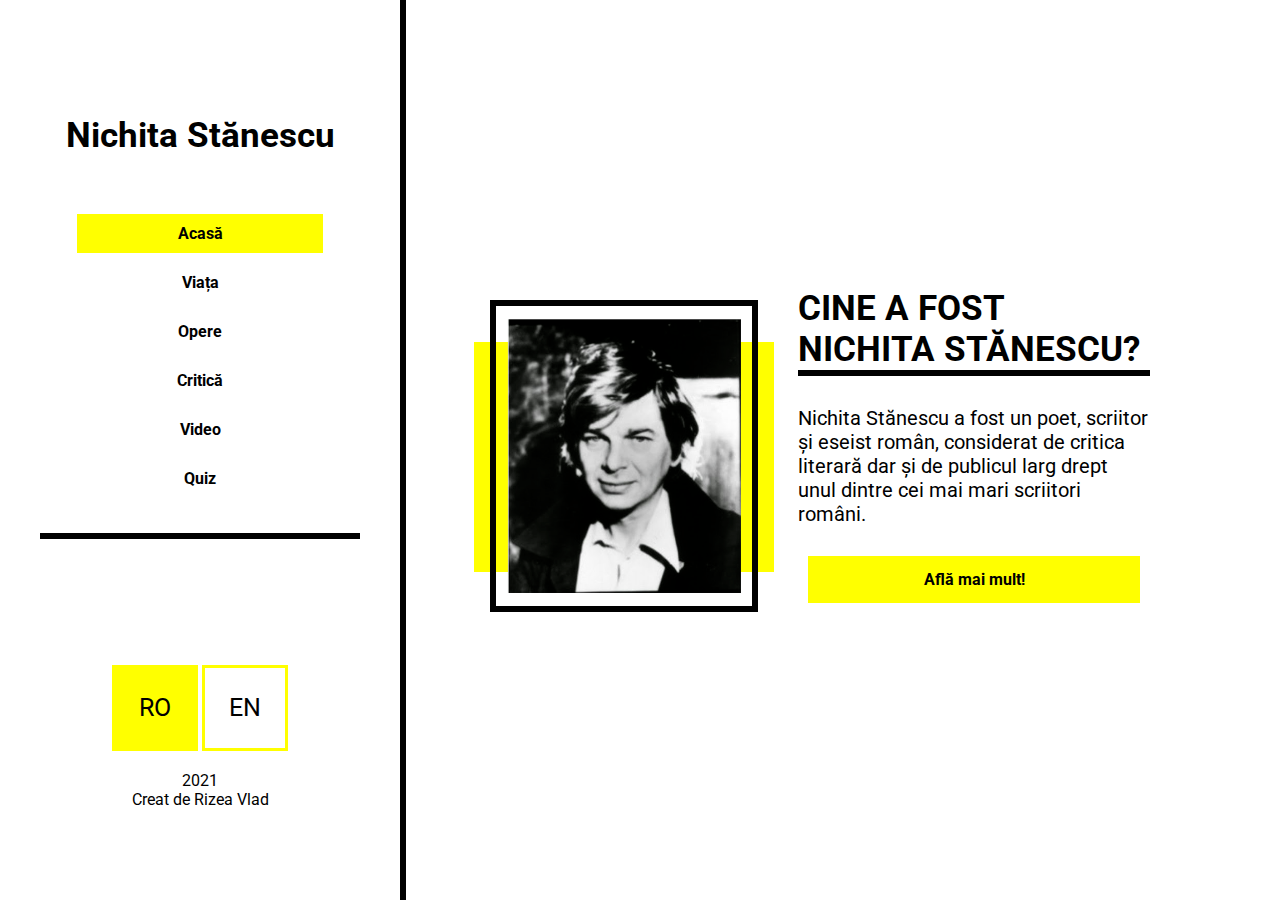
<file: index.html>
<!DOCTYPE html>
<html lang="en">
<head>
    <meta charset="UTF-8">
    <meta http-equiv="X-UA-Compatible" content="IE=edge">
    <meta name="viewport" content="width=device-width, initial-scale=1.0">
    <title>Nichita Stănescu</title>
    <link rel="stylesheet" href="./style/style.css">
    <script src="./components/menu.js"></script>
    <script>
        document.addEventListener("DOMContentLoaded", async function() {
            
            var array = [];

            await fetch('../data/interface.json')
        .then(response => response.json())
        .then(data => {array = data})
        .catch(error => console.log(error));
    
    
    if(window.name === "EN") 
    {
       array = array.EN;

    
    }
    else {

        array = array.RO;

    }

            var htmlElements = "";
   
            htmlElements += `
            <div class="right-text-title-continer">
                    <h2 class="right-text-title">${array.whowas} <br/> NICHITA STĂNESCU?</h2>   
                </div>
                <p class="right-text-content-paragraph" >${array.intro}</p>
                <a href="./pages/viata.html"><div class="inside-button">${array.findoutmore}</div></a>
            `;
            
            var container = document.getElementById("index-items");
            container.innerHTML = htmlElements;});

    </script>
</head>
<body>

    <div class="menu-collapse" onclick="openAndCloseMenu()" id="menu-collapse" >
        <div class="single-menu-line"></div>
        <div class="single-menu-line" ></div>
        <div class="single-menu-line" ></div>
    </div>

    <div class="wrapper">
        <menu-component class="left-side-menu-container" id="left-menu-container"></menu-component>
        <div class="right-side">
            <div class="portret">
                <img class="portret-image" src=".//images/nichita_portret.png" alt="nichita stănescu">
                <div class="portret-square"> </div>
            </div>
            <div class="right-text-content" id="index-items">

            </div>
        </div>
    </div>
</body>
</html>
</file>
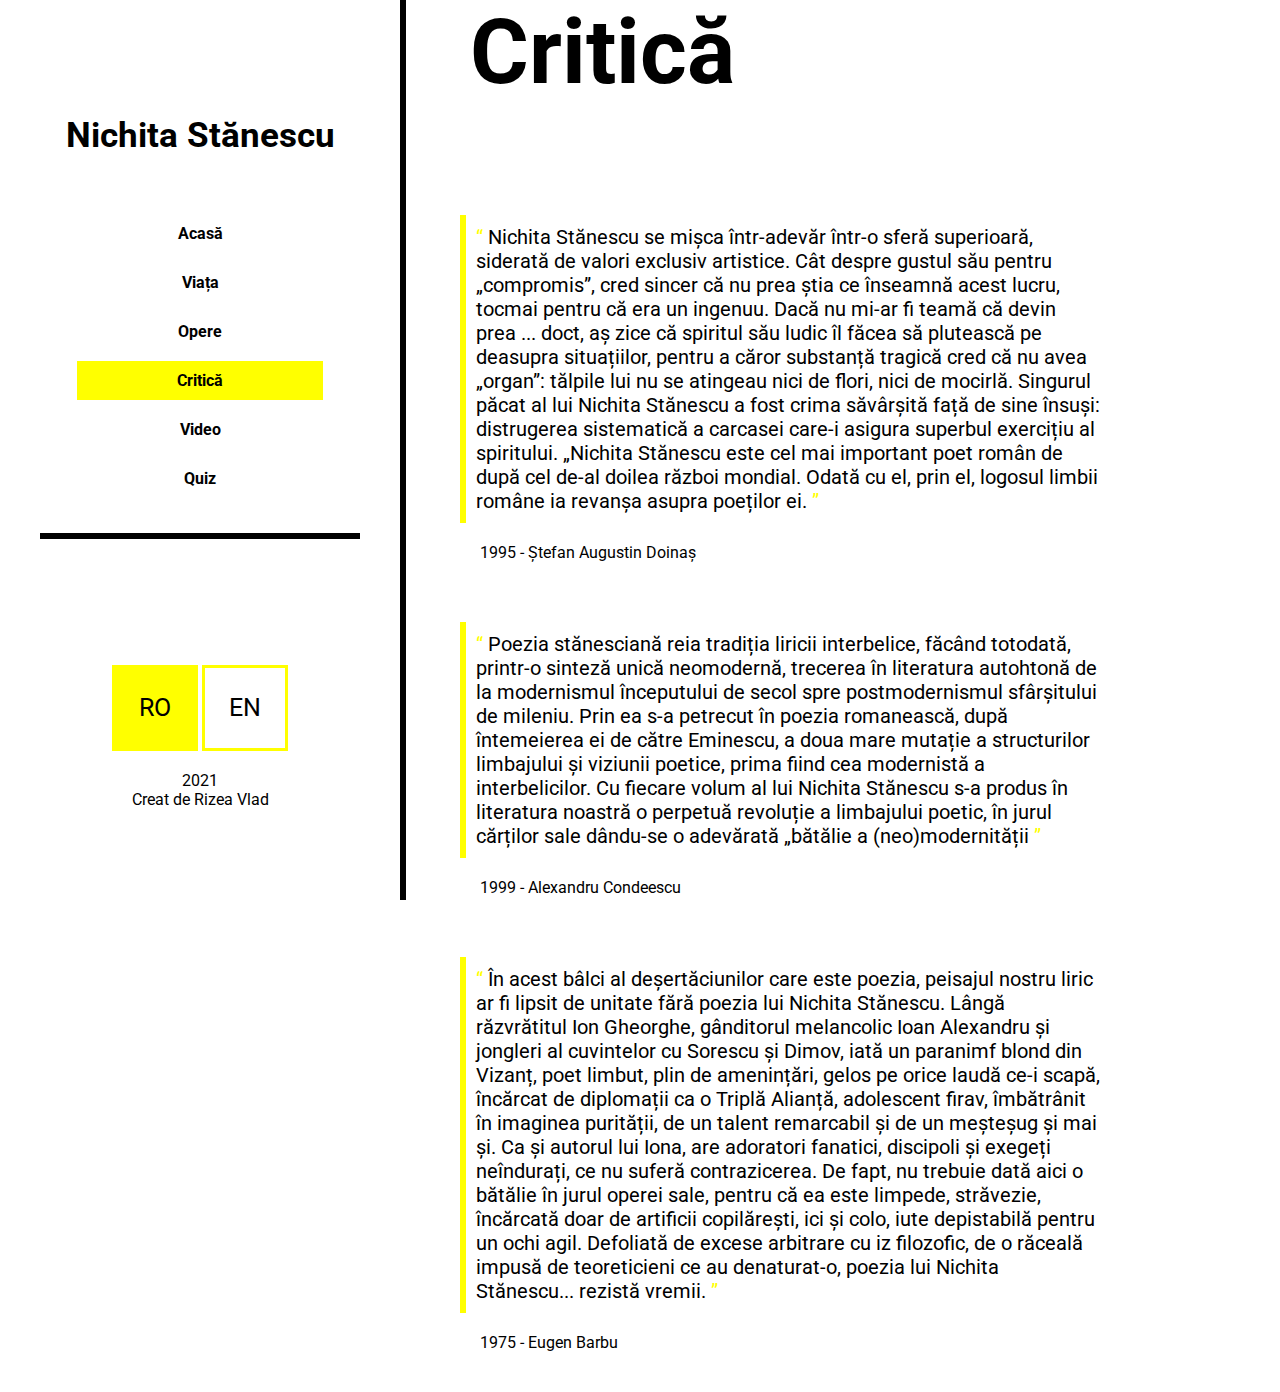
<file: pages/critica.html>
<!DOCTYPE html>
<html lang="en">
<head>
    <meta charset="UTF-8">
    <meta http-equiv="X-UA-Compatible" content="IE=edge">
    <meta name="viewport" content="width=device-width, initial-scale=1.0">
    <title>Nichita Stănescu</title>
    <link rel="stylesheet" href="../style/style.css">
    <link rel="stylesheet" href="../style/aditional.css">
    <script src="../components/menu.js"></script>
    <script>
        document.addEventListener("DOMContentLoaded", async function() {
            
            var array = [];

            
            await fetch('../data/critica.json')
                .then(response => response.json())
                .then(data => {array = data})
                .catch(error => console.log(error));
                
            if(window.name === "EN") array = array.EN;
            else array = array.RO;
            var image;
            var htmlElements = "";
            for (var i = 0; i < array.length; i++) {
                console.log(array.length);
            htmlElements += `
            <div class="single-critic-item">
            
            <div class="critica-content">
                <span class="huge-quote">“</span>	
                ${array[i].content}
                <span class="huge-quote">”</span> <br>
            </div>
            <div class="critica-credit">${array[i].credit}</div>
            </div>
            `;
            }
            var container = document.getElementById("critic-items");
            container.innerHTML = htmlElements;

            var title = "";

await fetch('../data/interface.json')
.then(response => response.json())
.then(data => {title = data})
.catch(error => console.log(error));


if(window.name === "EN") 
{
title = title.EN
}
else {
title = title.RO
}

var containerTitle = document.getElementById("title");
containerTitle.innerHTML = title.critics;


});

    </script>
</head>
<body >
    <div class="menu-collapse" onclick="openAndCloseMenu()" id="menu-collapse" >
        <div class="single-menu-line"></div>
        <div class="single-menu-line" ></div>
        <div class="single-menu-line" ></div>
    </div>    <div class="wrapper">
                <menu-component class="left-side-menu-container" id="left-menu-container"></menu-component>

        <div class="right-side-page">
            <div class="inside-critic">
                <h2 class="inside-title" id="title"></h2>
                <div id="critic-items">

                </div>
            </div>
        </div>
    </div>


</body>
</html>
</file>
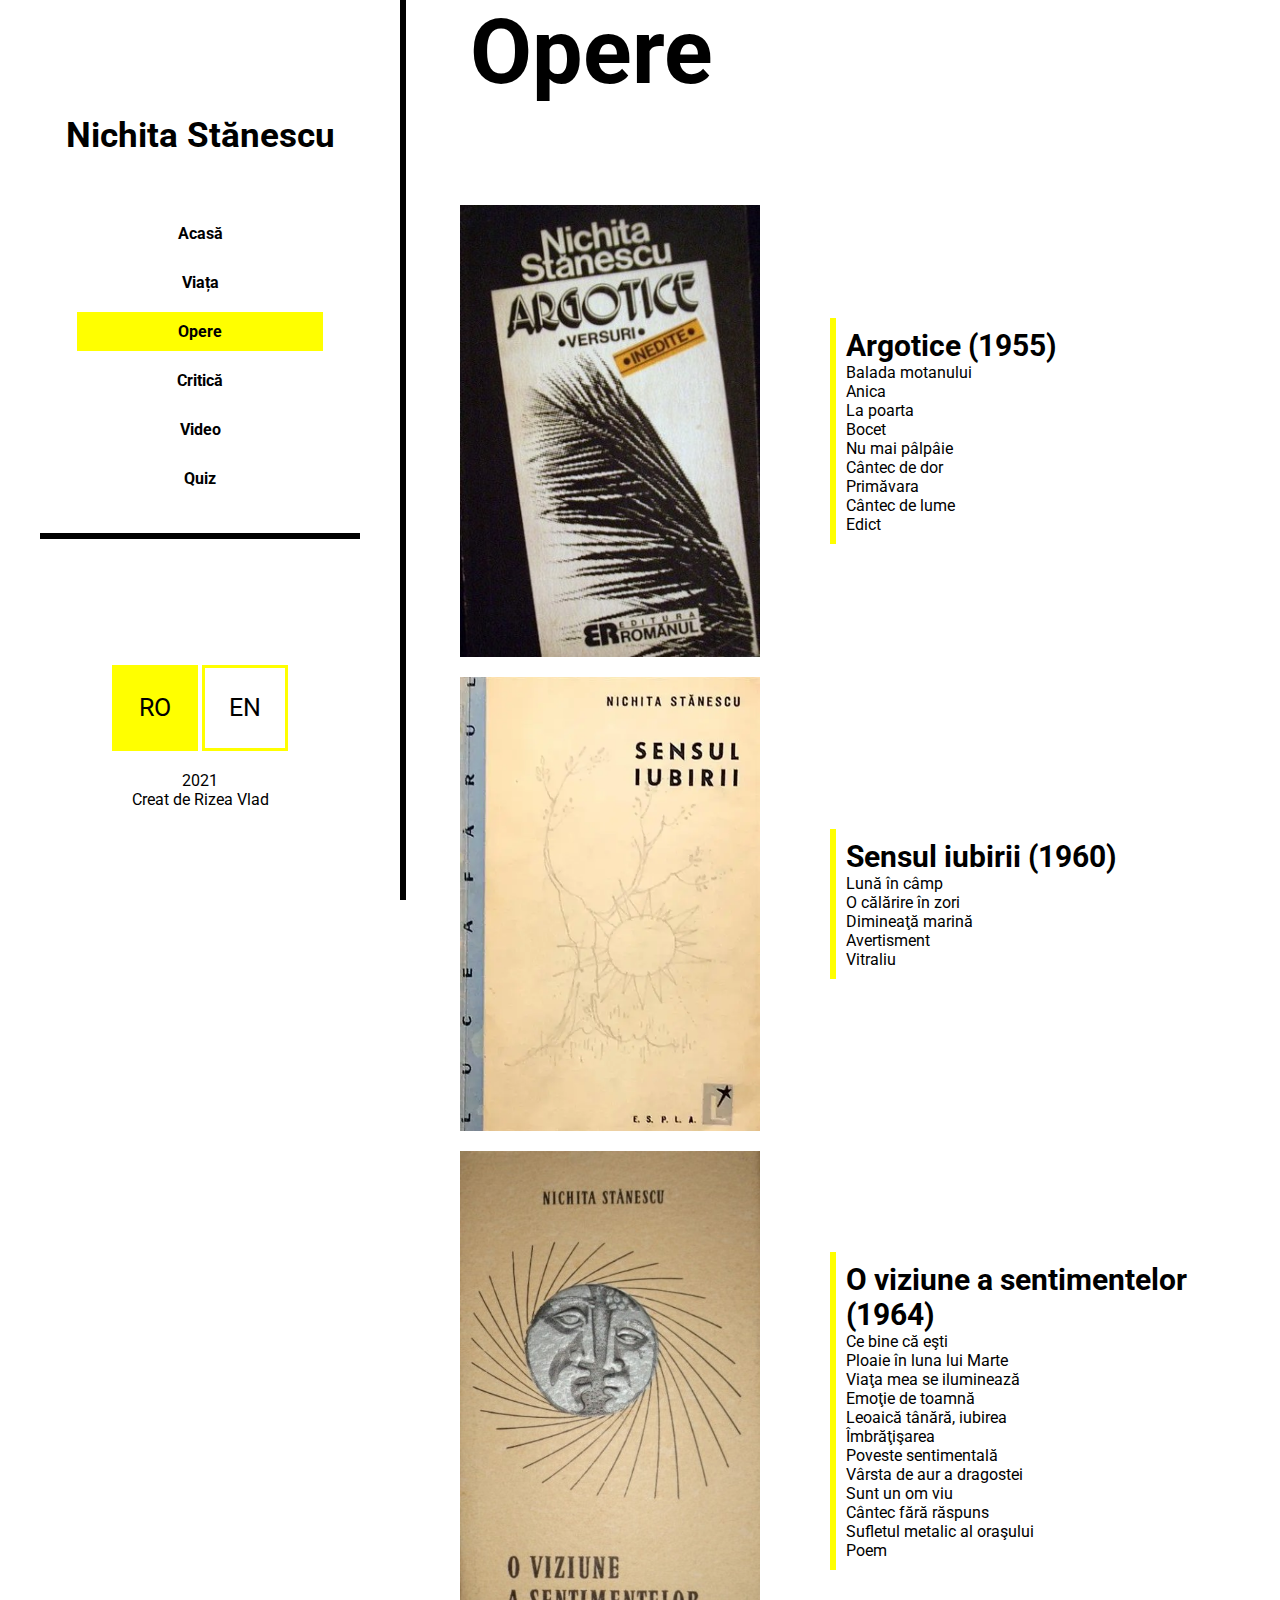
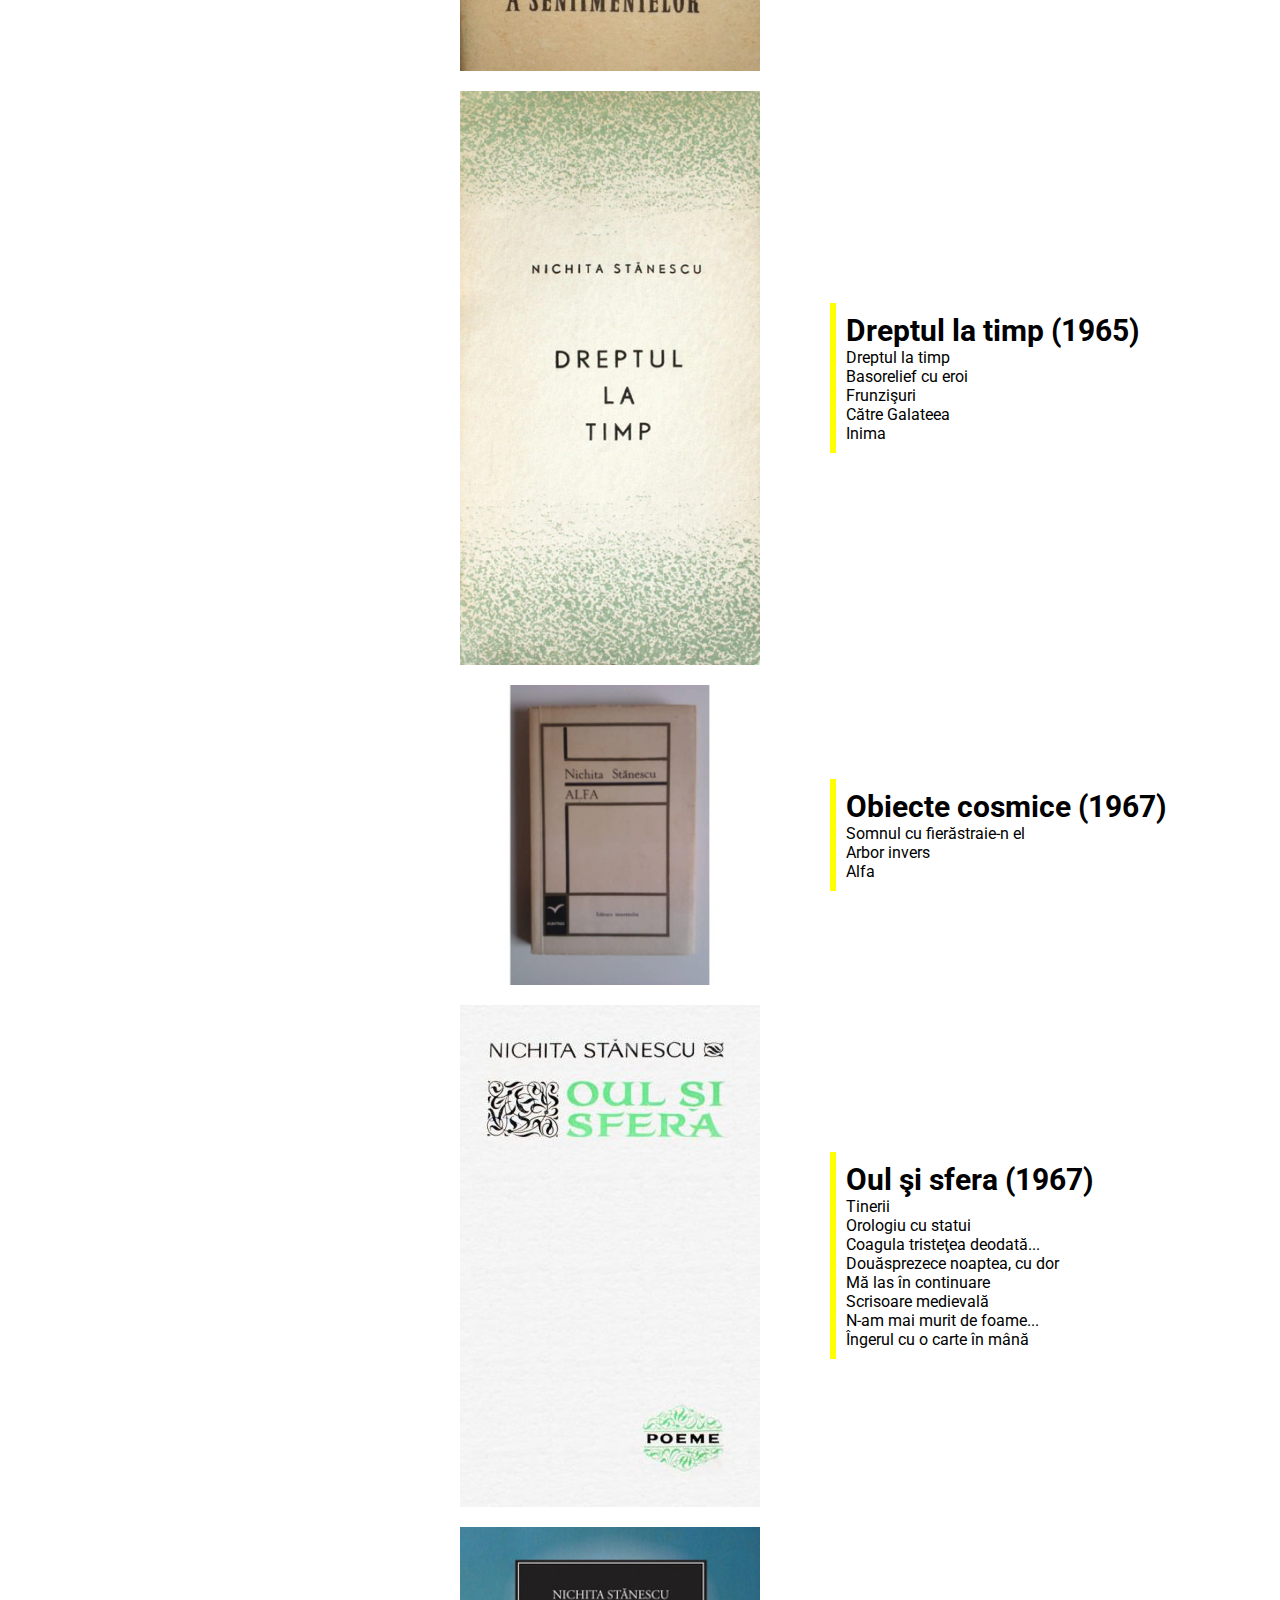
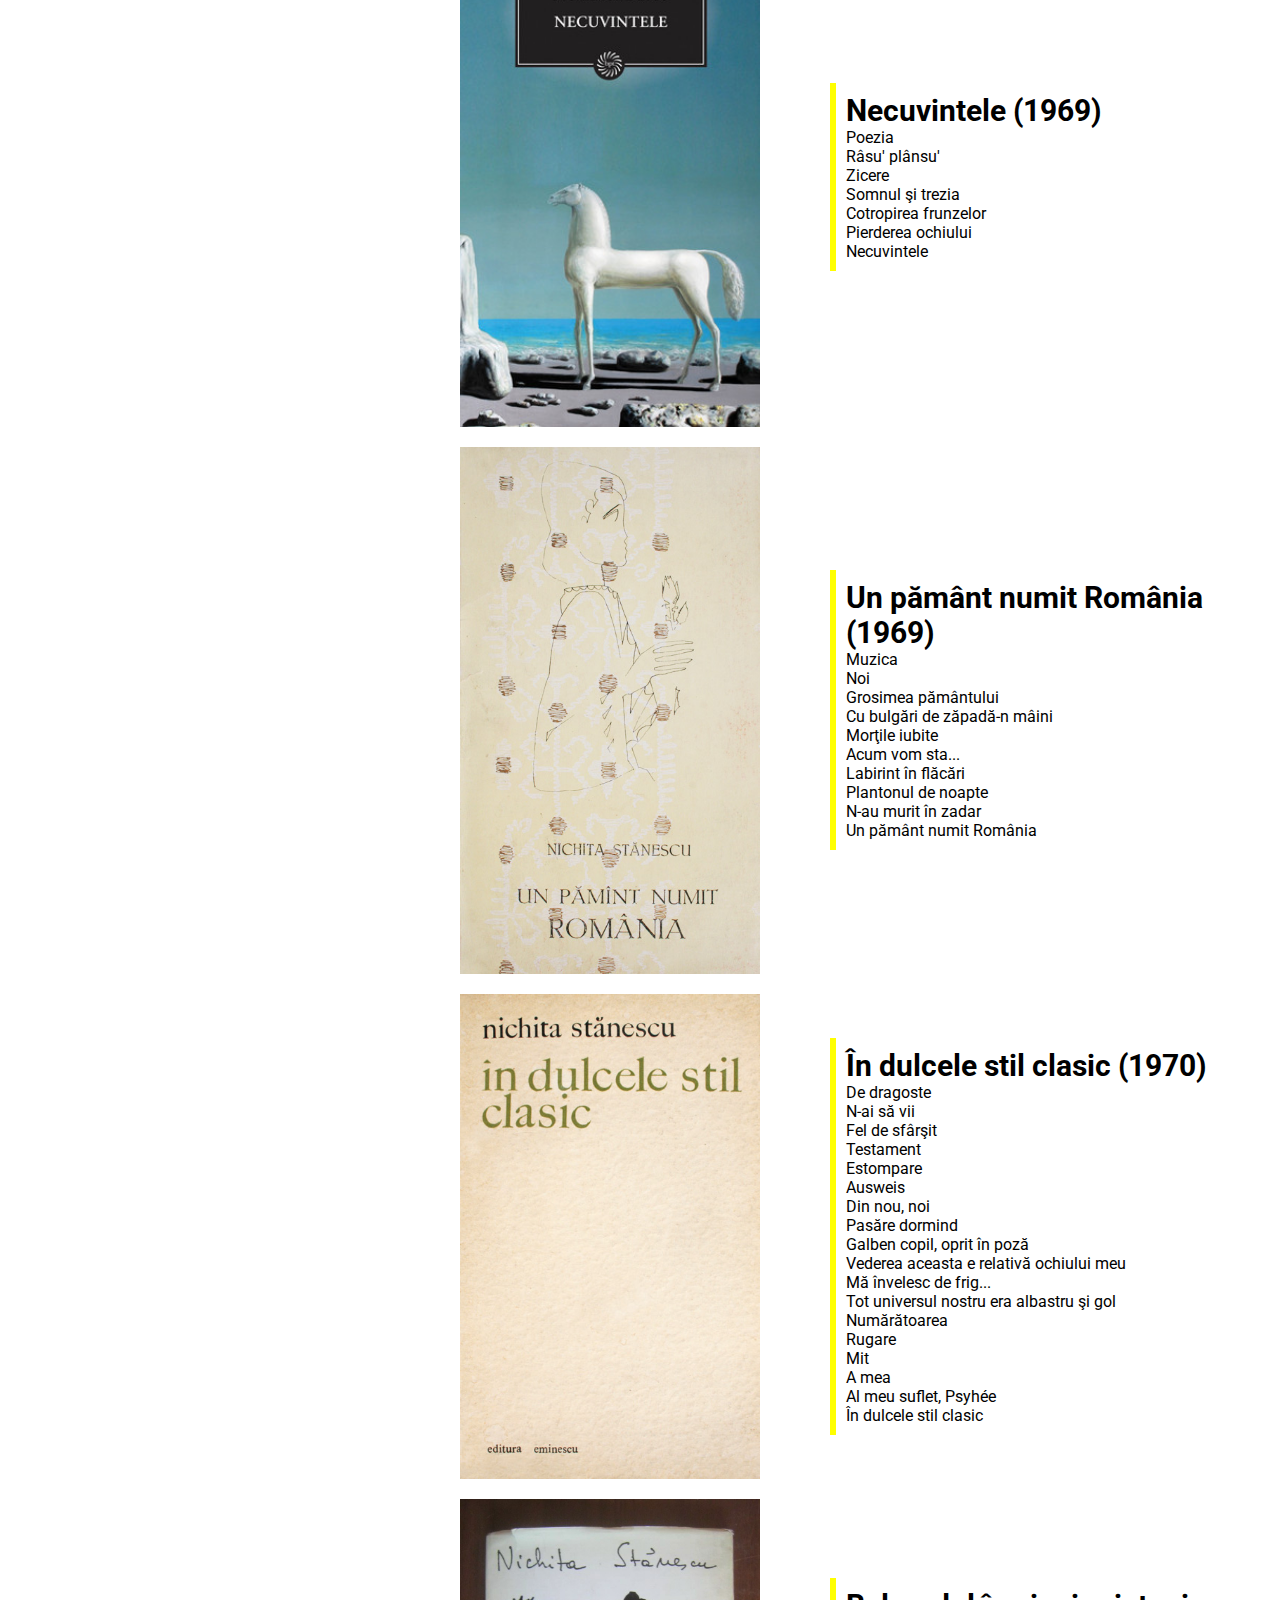
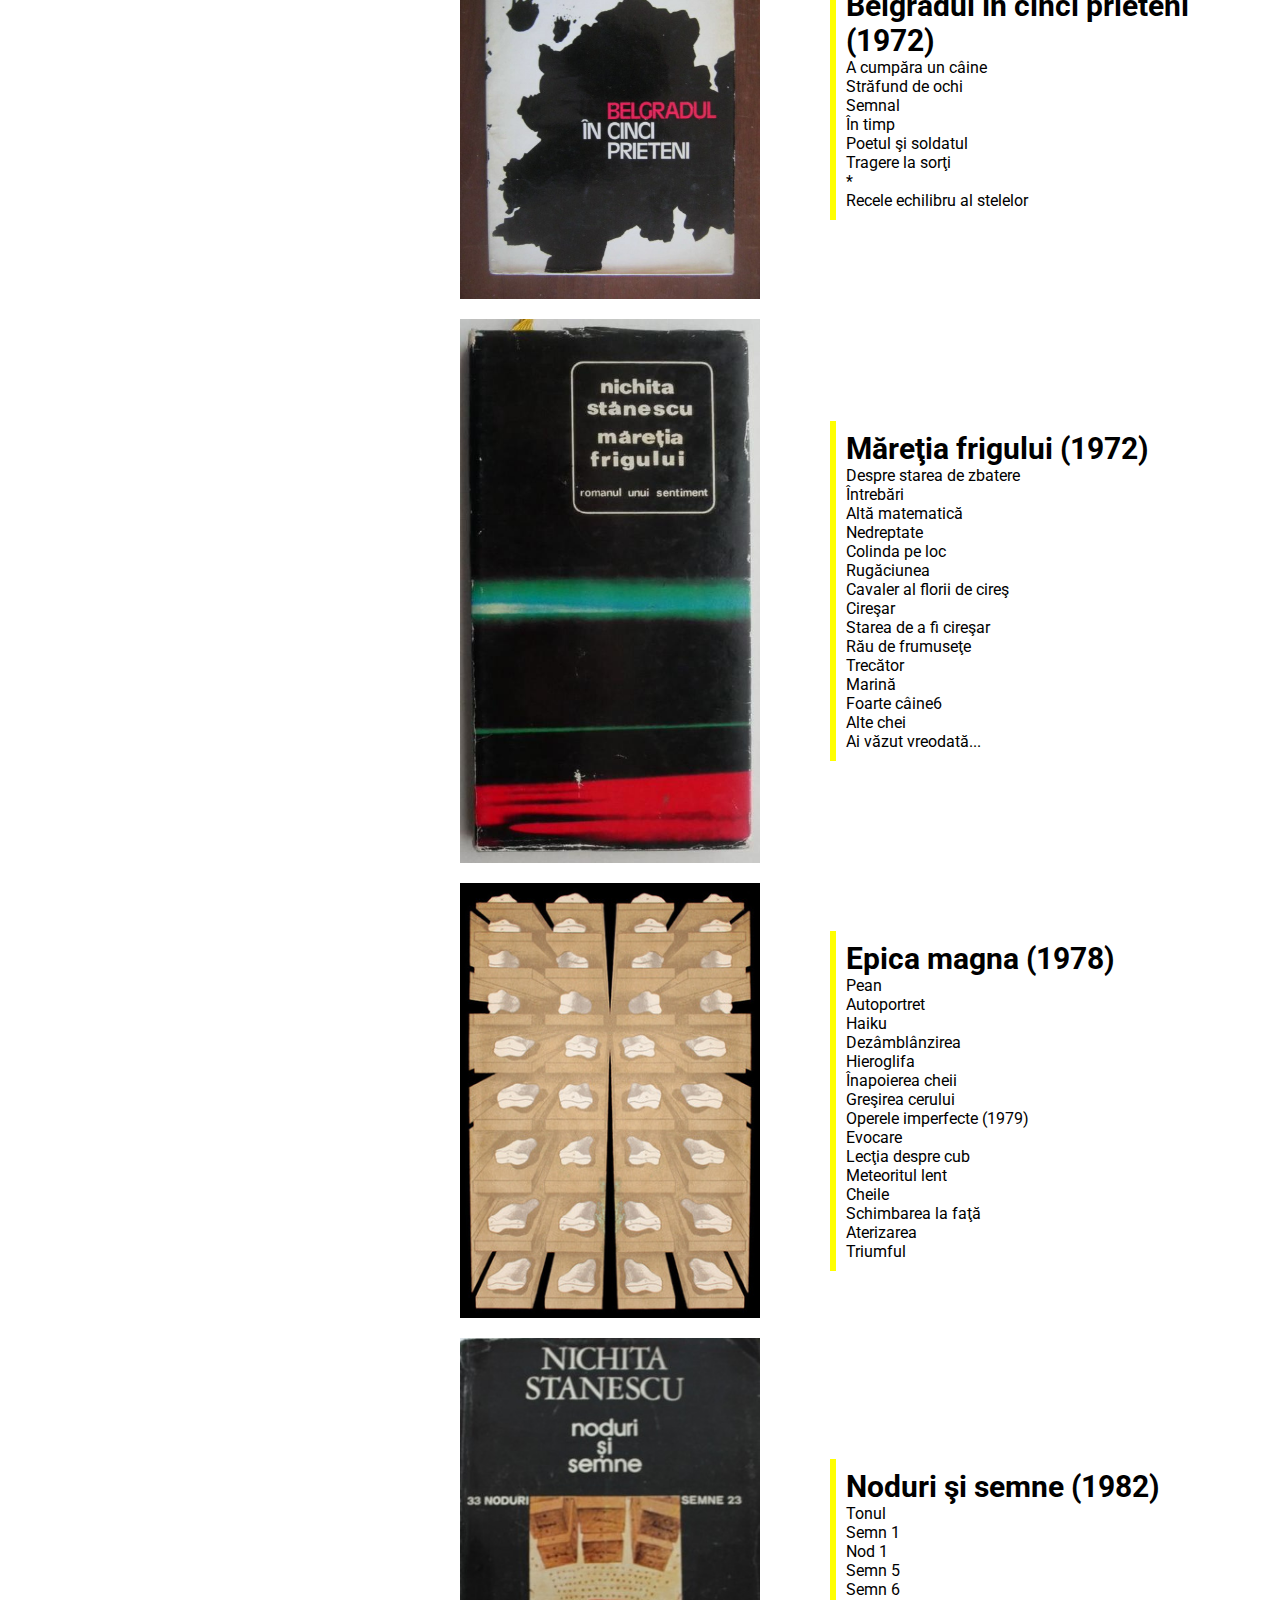
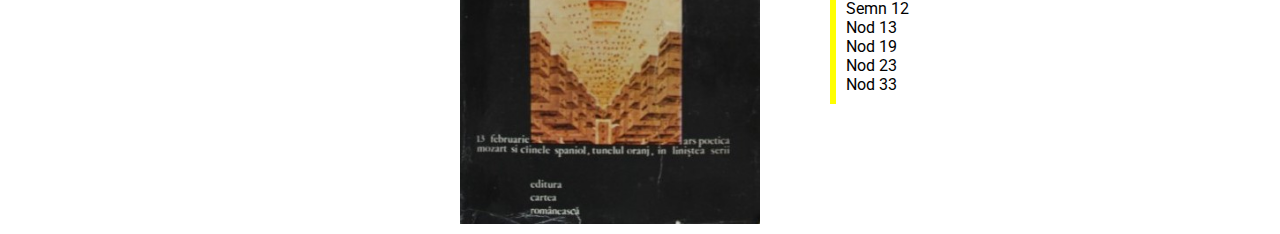
<file: pages/opere.html>
<!DOCTYPE html>
<html lang="en">
<head>
    <meta charset="UTF-8">
    <meta http-equiv="X-UA-Compatible" content="IE=edge">
    <meta name="viewport" content="width=device-width, initial-scale=1.0">
    <title>Nichita Stănescu</title>
    <link rel="stylesheet" href="../style/style.css">
    <link rel="stylesheet" href="../style/aditional.css">
    <script src="../components/menu.js"></script>
    <script>
        document.addEventListener("DOMContentLoaded", async function() {
            
            var array = [];
            var images = [];
            var data;
            await fetch('../data/opere.json')
                .then(response => response.json())
                .then(data => {array = data; })
                .catch(error => console.log(error));
            images = array.coperte;
            array = array.texts

            var htmlElements = "";
            var singleHtmlElement = "";
            for (var i = 0; i < array.length; i++) {
                singleHtmlElement = "";
                singleHtmlElement += `
                <div class="opere-container">
                    <img class="timeline-image" src="../images/${images[i]}" alt="coperta">
                <div class="opere-wrapper">
                <h3>${ array[i].name }</h3>
                <div class="opere">
                `
                    
                for(var j = 0; j< array[i].content.length; j++){
                    singleHtmlElement += `
                    <div class="opere-text">
                        ${array[i].content[j]}
                    </div>
                    
                    `
                }
                singleHtmlElement += `
                    </div>
                </div>
            </div>
                `

            htmlElements +=  singleHtmlElement;
            }
            var container = document.getElementById("opere-items");
            container.innerHTML = htmlElements;

            var title = "";

            await fetch('../data/interface.json')
        .then(response => response.json())
        .then(data => {title = data})
        .catch(error => console.log(error));
    

    if(window.name === "EN") 
    {
        title = title.EN
    }
    else {
        title = title.RO
    }

    var containerTitle = document.getElementById("title");
    containerTitle.innerHTML = title.work;
    
});

    </script>

</head>
<body >
    <div class="menu-collapse" onclick="openAndCloseMenu()" id="menu-collapse" >
        <div class="single-menu-line"></div>
        <div class="single-menu-line" ></div>
        <div class="single-menu-line" ></div>
    </div>
    <div class="wrapper">
                <menu-component class="left-side-menu-container" id="left-menu-container"></menu-component>

        <div class="right-side-page">
            <div class="inside-critic">
                <h2 class="inside-title" id="title"></h2>
                <div id="opere-items">

                </div>
            </div>
        </div>
    </div>


</body>
</html>
</file>
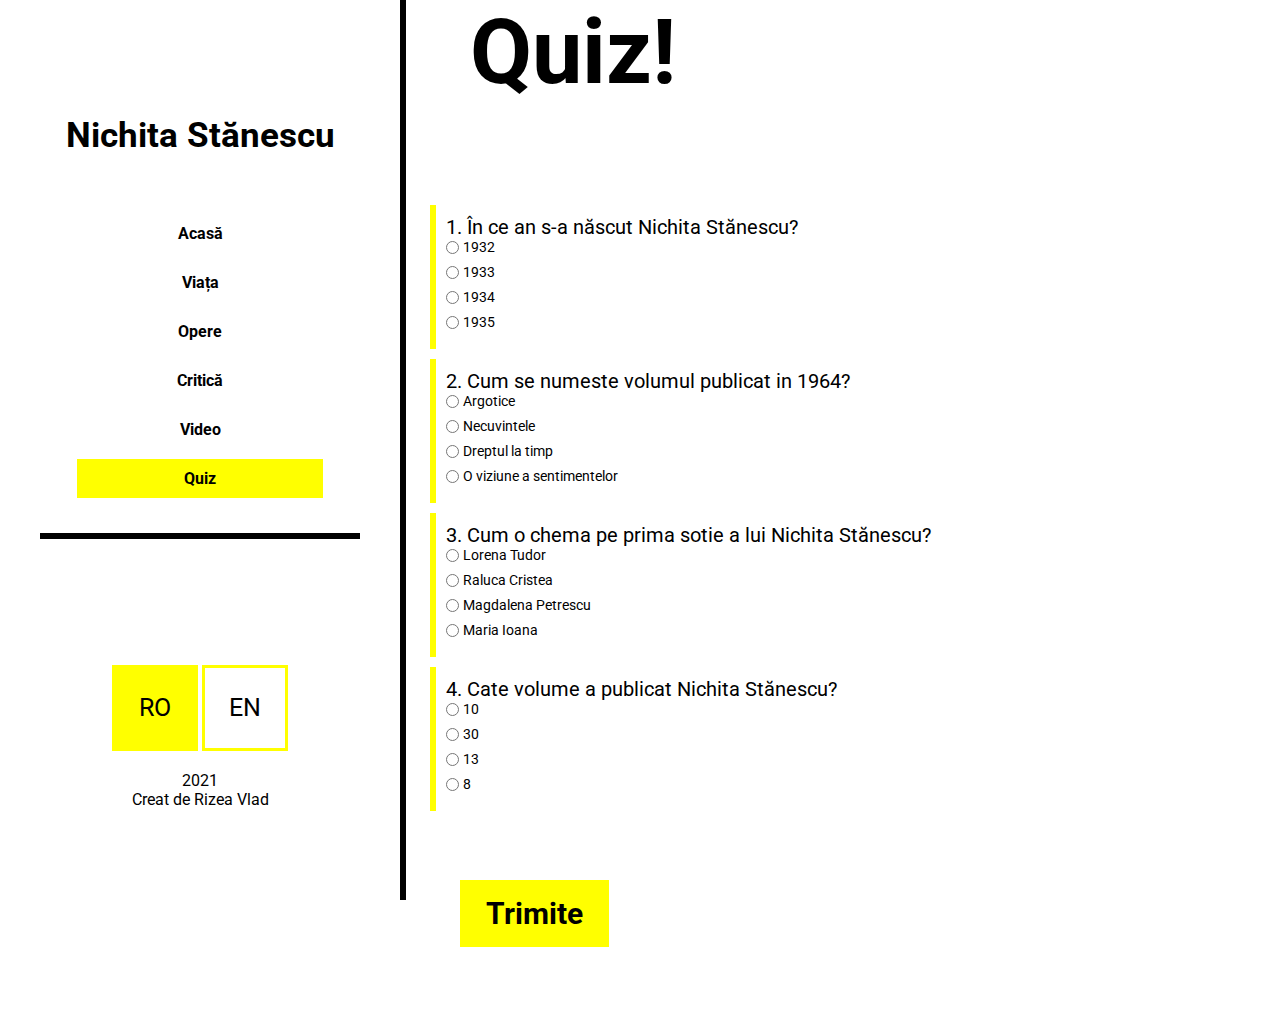
<file: pages/quiz.html>
<!DOCTYPE html>
<html lang="en">
<head>
    
    <meta charset="UTF-8">
    <meta http-equiv="X-UA-Compatible" content="IE=edge">
    <meta name="viewport" content="width=device-width, initial-scale=1.0">
    <title>Nichita Stănescu</title>
    <link rel="stylesheet" href="../style/style.css">
    <link rel="stylesheet" href="../style/aditional.css">
    <script src="../components/menu.js"></script>
    <script src="../components/quiz.js"></script>
    <link rel="stylesheet" href="../style/quiz.css">

    <script>
        document.addEventListener("DOMContentLoaded", async function() {
            
            var array = [];

            
            await fetch('../data/quiz.json')
                .then(response => response.json())
                .then(data => {array = data})
                .catch(error => console.log(error));
                
            if(window.name === "EN") array = array.EN;
            else array = array.RO;
            var image;
            var htmlElements = "";

            htmlElements += `

            <div class="single-question">
                      <p class="question">${array.q1}</p>
        
                 
                    <input class="answer" type="radio" name="q1" value="0">
                    <label id="correctString1">1932</label>
                    <br>
                    <input class="answer" type="radio" name="q1" value="1">
                    <label>1933</label>
                    <br>
                    <input class="answer" type="radio" name="q1" value="0">
                    <label>1934</label>
                    <br>
                    <input class="answer" type="radio" name="q1" value="0">
                    <label>1935</label>
                   
                  </div>
              
              
                  <div class="single-question">
                      <p class="question">${array.q2}</p>
        
                    
                    <input class="answer" type="radio" name="q2" value="0">
                    <label>Argotice</label>
                    <br>
                    <input class="answer" type="radio" name="q2" value="0">
                    <label id="correctString2">Necuvintele</label>
                    <br>
                    <input class="answer" type="radio" name="q2" value="0">
                    <label>Dreptul la timp</label>
                    <br>
                    <input class="answer" type="radio" name="q2" value="1">
                    <label>O viziune a sentimentelor</label>
                    
                  </div>
              
            
            
              
                  <div class="single-question">
                      <p class="question">${array.q3}</p>
        
                    
                    <input class="answer" type="radio" name="q3" value="0">
                    <label>Lorena Tudor</label>
                    <br>
                    <input class="answer" type="radio" name="q3" value="0">
                    <label id="correctString3">Raluca Cristea</label>
                    <br>
                    <input class="answer" type="radio" name="q3" value="1">
                    <label>Magdalena Petrescu</label>
                    <br>
                    <input class="answer" type="radio" name="q3" value="0">
                    <label>Maria Ioana</label>
                    
                </div>
              
              
                  <div class="single-question">
                      <p class="question">${array.q4}</p>
        
                    
                    <input class="answer" type="radio" name="q4" value="0">
                    <label>10</label>
                    <br>
                    <input class="answer" type="radio" name="q4" value="0">
                    <label id="correctString4">30</label>
                    <br>
                    <input class="answer" type="radio" name="q4" value="1">
                    <label>13</label>
                    <br>
                    <input class="answer" type="radio" name="q4" value="0">
                    <label>8</label>
                    
                  </div>

                  <br/>
            <div class="submitter">
                <input class="quizSubmit" id="submitButton" onClick="submitQuiz()"
                type="submit" value="${array.submit}" />
          </div>

            `;
            
            var container = document.getElementById("question-content");
            container.innerHTML = htmlElements;

            var title = "";

await fetch('../data/interface.json')
.then(response => response.json())
.then(data => {title = data})
.catch(error => console.log(error));


if(window.name === "EN") 
{
title = title.EN
}
else {
title = title.RO
}

var containerTitle = document.getElementById("title");
containerTitle.innerHTML = title.critics;


});

    </script>

</head>
<body >
    <div class="menu-collapse" onclick="openAndCloseMenu()" id="menu-collapse" >
        <div class="single-menu-line"></div>
        <div class="single-menu-line" ></div>
        <div class="single-menu-line" ></div>
    </div>    <div class="wrapper">
                <menu-component class="left-side-menu-container" id="left-menu-container"></menu-component>

        <div class="right-side-page-column">
            <h2 class="inside-title">Quiz!</h2>
              
             <div id="question-content">

             </div> 

      <!--show score upon submit-->
       
              <h2 class="quizScore" id="userScore"></h2>
   
            <br><br>
            </div>
        
        </div>
    </div>


</body>
</html>
</file>
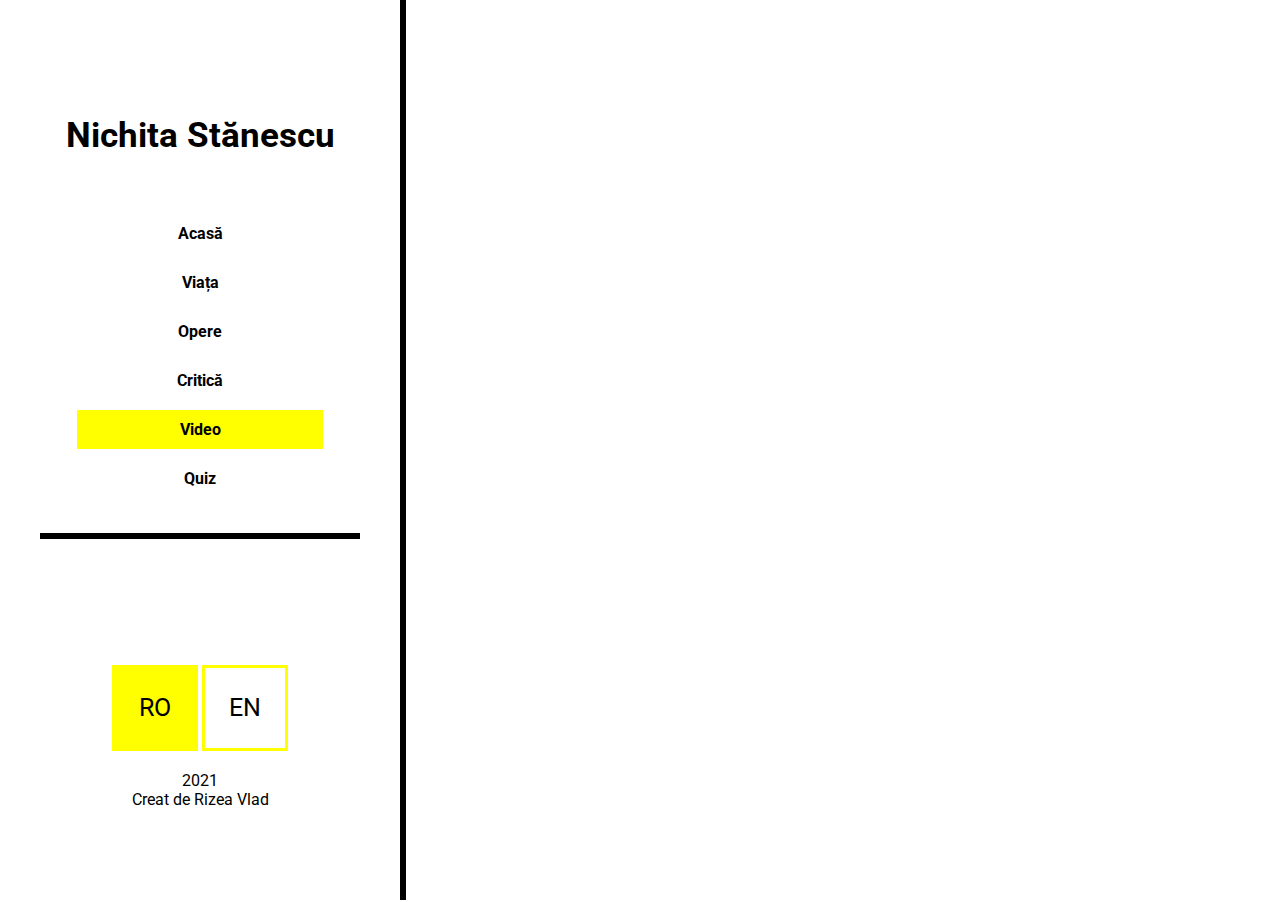
<file: pages/video.html>
<!DOCTYPE html>
<html lang="en">
<head>
    <meta charset="UTF-8">
    <meta http-equiv="X-UA-Compatible" content="IE=edge">
    <meta name="viewport" content="width=device-width, initial-scale=1.0">
    <title>Nichita Stănescu</title>
    <link rel="stylesheet" href="../style/style.css">
    <link rel="stylesheet" href="../style/aditional.css">
    <script src="../components/menu.js"></script>
</head>
<body >
    <div class="menu-collapse" onclick="openAndCloseMenu()" id="menu-collapse" >
        <div class="single-menu-line"></div>
        <div class="single-menu-line" ></div>
        <div class="single-menu-line" ></div>
    </div>    <div class="wrapper">
        <menu-component class="left-side-menu-container" id="left-menu-container"></menu-component>

        <div class="right-side-page-column">
            <iframe width="560" height="815" src="https://www.youtube.com/embed/RAFe-txPUW0" title="YouTube video player" frameborder="0" allow="accelerometer; autoplay; clipboard-write; encrypted-media; gyroscope; picture-in-picture" allowfullscreen></iframe>
            <br><br>
            <iframe width="560" height="315" src="https://www.youtube.com/embed/_otbOyH55gc" title="YouTube video player" frameborder="0" allow="accelerometer; autoplay; clipboard-write; encrypted-media; gyroscope; picture-in-picture" allowfullscreen></iframe>
            <br><br>
            <iframe width="560" height="315" src="https://www.youtube.com/embed/oXbb6gNcfdE" title="YouTube video player" frameborder="0" allow="accelerometer; autoplay; clipboard-write; encrypted-media; gyroscope; picture-in-picture" allowfullscreen></iframe>
            <br><br>
            <iframe width="560" height="315" src="https://www.youtube.com/embed/VyJEIN82HQw" title="YouTube video player" frameborder="0" allow="accelerometer; autoplay; clipboard-write; encrypted-media; gyroscope; picture-in-picture" allowfullscreen></iframe>
            <br><br>
            <iframe width="560" height="315" src="https://www.youtube.com/embed/birRTDHzwk8" title="YouTube video player" frameborder="0" allow="accelerometer; autoplay; clipboard-write; encrypted-media; gyroscope; picture-in-picture" allowfullscreen></iframe>
        </div>
    </div>


</body>
</html>
</file>
<file: style/style.css>
@import url('https://fonts.googleapis.com/css2?family=Karla:wght@500&display=swap');
@import url('https://fonts.googleapis.com/css2?family=Karla:wght@500&family=Roboto:wght@500&display=swap');

*{
    margin: 0;
    padding: 0;
    transition-duration: 0.1s;
    font-family: 'Roboto', sans-serif;}
.wrapper{
    display: flex;
    flex-direction: row;
    height: 100vh;
}
.left-side{
    display: flex;
    flex-direction: column;
    justify-content: center   ;
    align-items: center;
    width: 400px;
    border-right: 6px black solid;
    margin: 20px 0;
    position: fixed;
    height: 95vh;
}
.left-side-title{
    font-size: 35px;
    font-weight: bold;
}
.right-side{
    display: flex;
    flex-direction: row;
    justify-content: center;
    align-items: center;
    align-content: center;
    width: 100%;
    margin-left: 400px;
}
.left-menu{
    display: flex;
    flex-direction: column;
    margin: 30px 0;
}
.menu-button{
    padding: 10px 100px;
    color: black;
    font-weight: bold;
    margin: 5px;
    text-align: center;
}
.inside-button{
    padding: 10px 20px;
    color: black;
    background-color: yellow;
    border: 4px yellow solid;
    font-weight: bold;
    margin: 10px;
    text-align: center;
}

.menu-button:hover{
    background-color: yellow    ;
    cursor: pointer;
}
.active{
    background-color: yellow    ;
}

.inside-button:hover{
    background-color: white;
    cursor: pointer;
}

a{
    text-decoration: none;
}

.portret-image{
    height: 300px;
    width: auto;
    border: 6px black solid;
}

.portret-square{
    height: 230px;
    width: 300px;
    background-color: yellow;
    position: absolute;
    z-index: -2;
    top: 14%;
    left: -6%;
}

.portret{
    height: 300px;
    display: flex;
    flex-direction: column;
    display: inline-block;
    vertical-align: middle;
    position: relative
}

.right-text-content{
    margin: 40px;
    width: 40%;
}

.right-text-content-paragraph{
 font-size: 20px;
 margin: 30px 0;
}

.right-text-title{
    font-size: 35px;
}

.right-text-title-continer{
    border-bottom: 6px black solid;
}


.footer{
    height: 30%;
    display: flex;
    flex-direction: column;
    justify-content: flex-end;
    align-content: flex-end;
    align-items: center;
    border-top: 6px black solid;
    width: 80%;
    text-align: center;
}


@media (max-width: 800px) {
    .right-side{
        display: flex;
        flex-direction: row;
        justify-content: center;
        align-items: center;
        align-content: center;
        width: 100%;
        margin-left: 0px;
        margin-top: 100px;
    }   

    .right-text-content{
        margin: 40px;
        width: 95%;
    }
    

    .right-side{
        flex-direction: column;
    }

        }



        @media (max-width: 800px) {

        
            .left-side-menu-container{

                margin-left : -105vw;
                position: absolute;
                z-index: 999;
                width: 100%;
            }

        }



        @media (max-width: 800px) {
            .menu-collapse{
                height: 40px;
                width: 50px;
                position: fixed;
                right: 0;
                top: 0;
                margin: 20px;
                display:none;
                z-index: 9999999999;
                display: flex;
                flex-direction: column;
                justify-content: space-between;
                    }
        
                    .single-menu-line{
                        height: 7px;
                        width: 50px;
                        background-color: black;
                    }
    
                
                }
</file>
<file: style/aditional.css>
.right-side-page{
    display: flex;
    flex-direction: row;
    width: 100%;
    margin-left: 420px;
}

.right-side-page-column{
    margin-left: 420px;
    display: flex;
    flex-direction: column;
}

.timeline-bar{
    height: 100%;
    width: 8px;
    background-color: yellow;
    position: fixed;
}

.timeline-image{
    margin: 10px 40px;
    width: 300px;
    height: auto;
}


.timeline-individual{
    display:flex;
    flex-direction: column;

}

.timeline-year{
    display:flex;
    flex-direction: row;
    justify-content: flex-start;
    align-items: center;
    align-content: center;
    
}

.timeline-year-line{
    height: 10px;
    width: 80px;
    background-color: yellow;
    
}

.timeline-year-text{
    font-size: 40px;
    margin: 10px;
}

.timeline-content{
    width: 50vw;
    margin: 20px;
    font-size: 20px;
}



.opere-wrapper{
    border-left: 6px yellow solid;
    margin: 30px;
    padding: 10px;
}

h3{
    font-size: 30px;
}

.opere-container{
    display: flex;
    flex-direction: row;
    justify-content: flex-start;
    align-items: center;
}

#critic-items{
    display: flex;
    flex-direction: column;
}

.inside-title{
    font-size: 90px;
    margin-left: 50px;
    margin-bottom: 90px;
}

.critica-content{
    font-size: 20px;
    width: 80%;
    border-left: 6px yellow solid;
    padding: 10px;
}

.huge-quote{
    color: yellow;

}

.single-critic-item{
    margin: 20px 40px;
}

.critica-credit{
    margin: 20px;
}

.submit-button-container{
    display: flex;
    flex-direction: row;
}


@media (max-width: 800px) {
    .right-side-page{

        margin-left: 20px;
    }
    
    .timeline-year-text{
        font-size: 20px;
        margin: 5px;
    }
    
    .timeline-year-line{
        height: 10px;
        width: 40px;
        background-color: yellow;
        
    }
    .timeline-bar{
        height: 100%;
        width: 8px;
        margin: -5px;
        background-color: yellow;
    }
    
    .timeline-content{
        width: 90%;
        margin: 10px;
        font-size: 20px;
    }

    .timeline-image{
        margin: 10px 20px;
        width: 90%;
        height: auto;
    }
    .opere-container{
        display: flex;
        flex-direction: column;
        justify-content: flex-start;
        align-items: center;
    }

    .inside-title{
        font-size: 90px;
        margin-left: 5px;
        margin-bottom: 90px;
    }

    .opere-wrapper{
        border-left: 6px yellow solid;
        margin: 10px 0;
        padding: 10px;
        align-self: flex-start;
    }

    .critica-content{
        font-size: 20px;
        width: 90%;
        border-left: 6px yellow solid;
        padding: 10px;
    }

    .single-critic-item{
        margin: 20px 0;
    }

    .right-side-page-column{
        margin-left: 0;
        display: flex;
        flex-direction: column;
        width: 90vw;
    }

    iframe{
        width: 90vw;
        height: 1000px;
    }
    .submit-button-container{
        display: flex;
        flex-direction: column;
    }

        }
</file>
<file: style/quiz.css>
/* css here */

  
  p.question {
    
    font-size: 20px;
    color: black;
    margin-bottom: 0px;
  }
  
  h2.quizHeader {
    
    font-weight: normal;
    font-size: 25px;
    line-height: 27px;
    margin: 24px 0 12px 0;
    padding: 0 0 4px 0;
  }
  
  h2.quizScore {
    margin-left: 150px;
    font-size: 25px;
  }
  
  div.quizAnswers {
    
    font-size: 16px;
    color: black;
    padding: 4px 0 4px 0;
  }
  
  label {
    
    font-size: 14px;
    color: black;
    vertical-align: top;
  }
  
  input.answer[type="radio"] {
    margin-bottom: 10px;
    color: yellow;
    background-color: yellow;
  }
  
  input.quizSubmit[type="submit"] {
    color: black;
    background-color: yellow;
    border: 6px yellow solid;

    margin: 0;
    outline: 0;
    padding: 10px 20px;
    font-size: 30px;
    margin: 40px;
    font-weight: bold;
}
  
  input.quizSubmit[type="submit"]:hover {
    background:white ;

    text-decoration: none;
  }
  


  .submitter {
    width: 85px;
  }
  
  .hide {
    display: none;
  }
  
.single-question{
    border-left: 6px yellow solid;
    margin: 10px;
    padding: 10px;
}

input:checked{
  background-color: yellow;
}


@media (max-width: 800px) {

  .single-question{
    border-left: 6px yellow solid;
    width: 85vw;
    padding: 10px;
    
}


p.question {
  width: 90vw;
  font-size: 15 px;
  color: black;
  margin-bottom: 0px;
}

h2.quizScore {
  margin-left: 0;
  font-size: 25px;
  margin: 50px;
}

}
</file>
